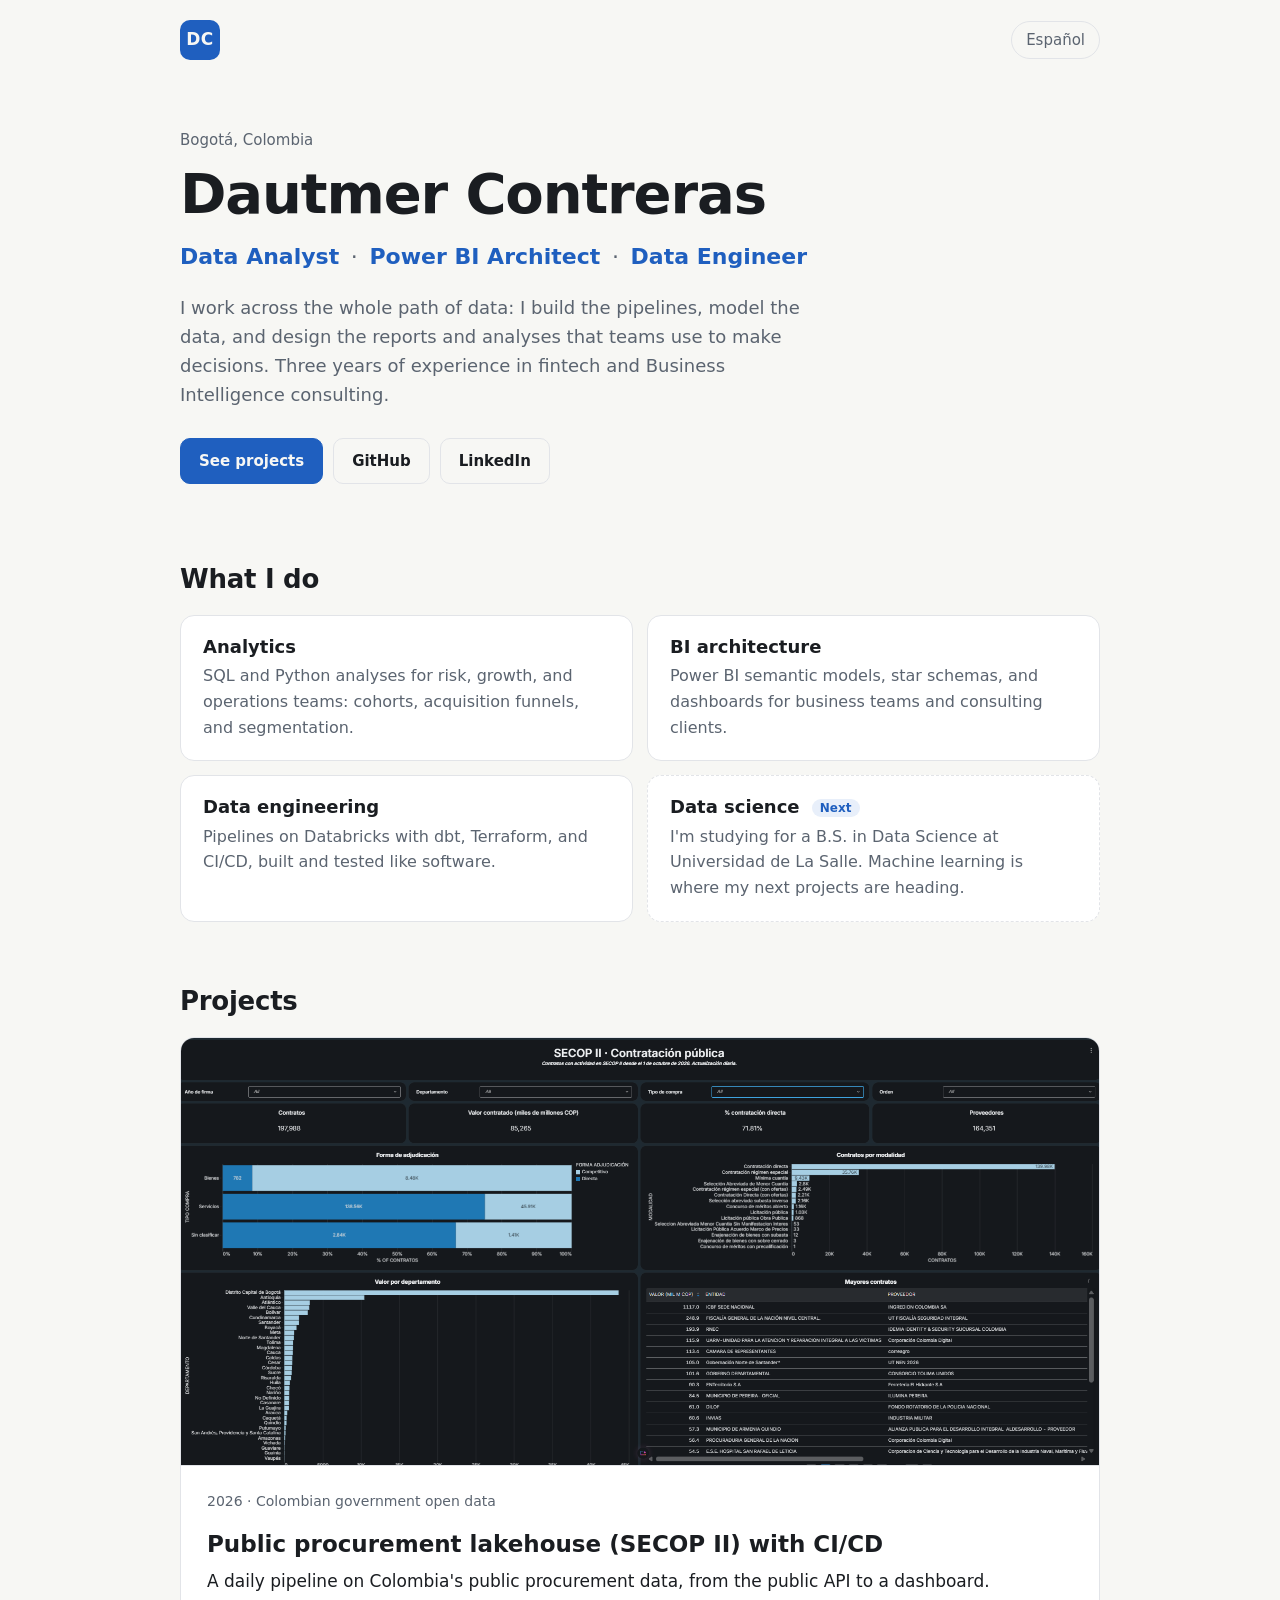
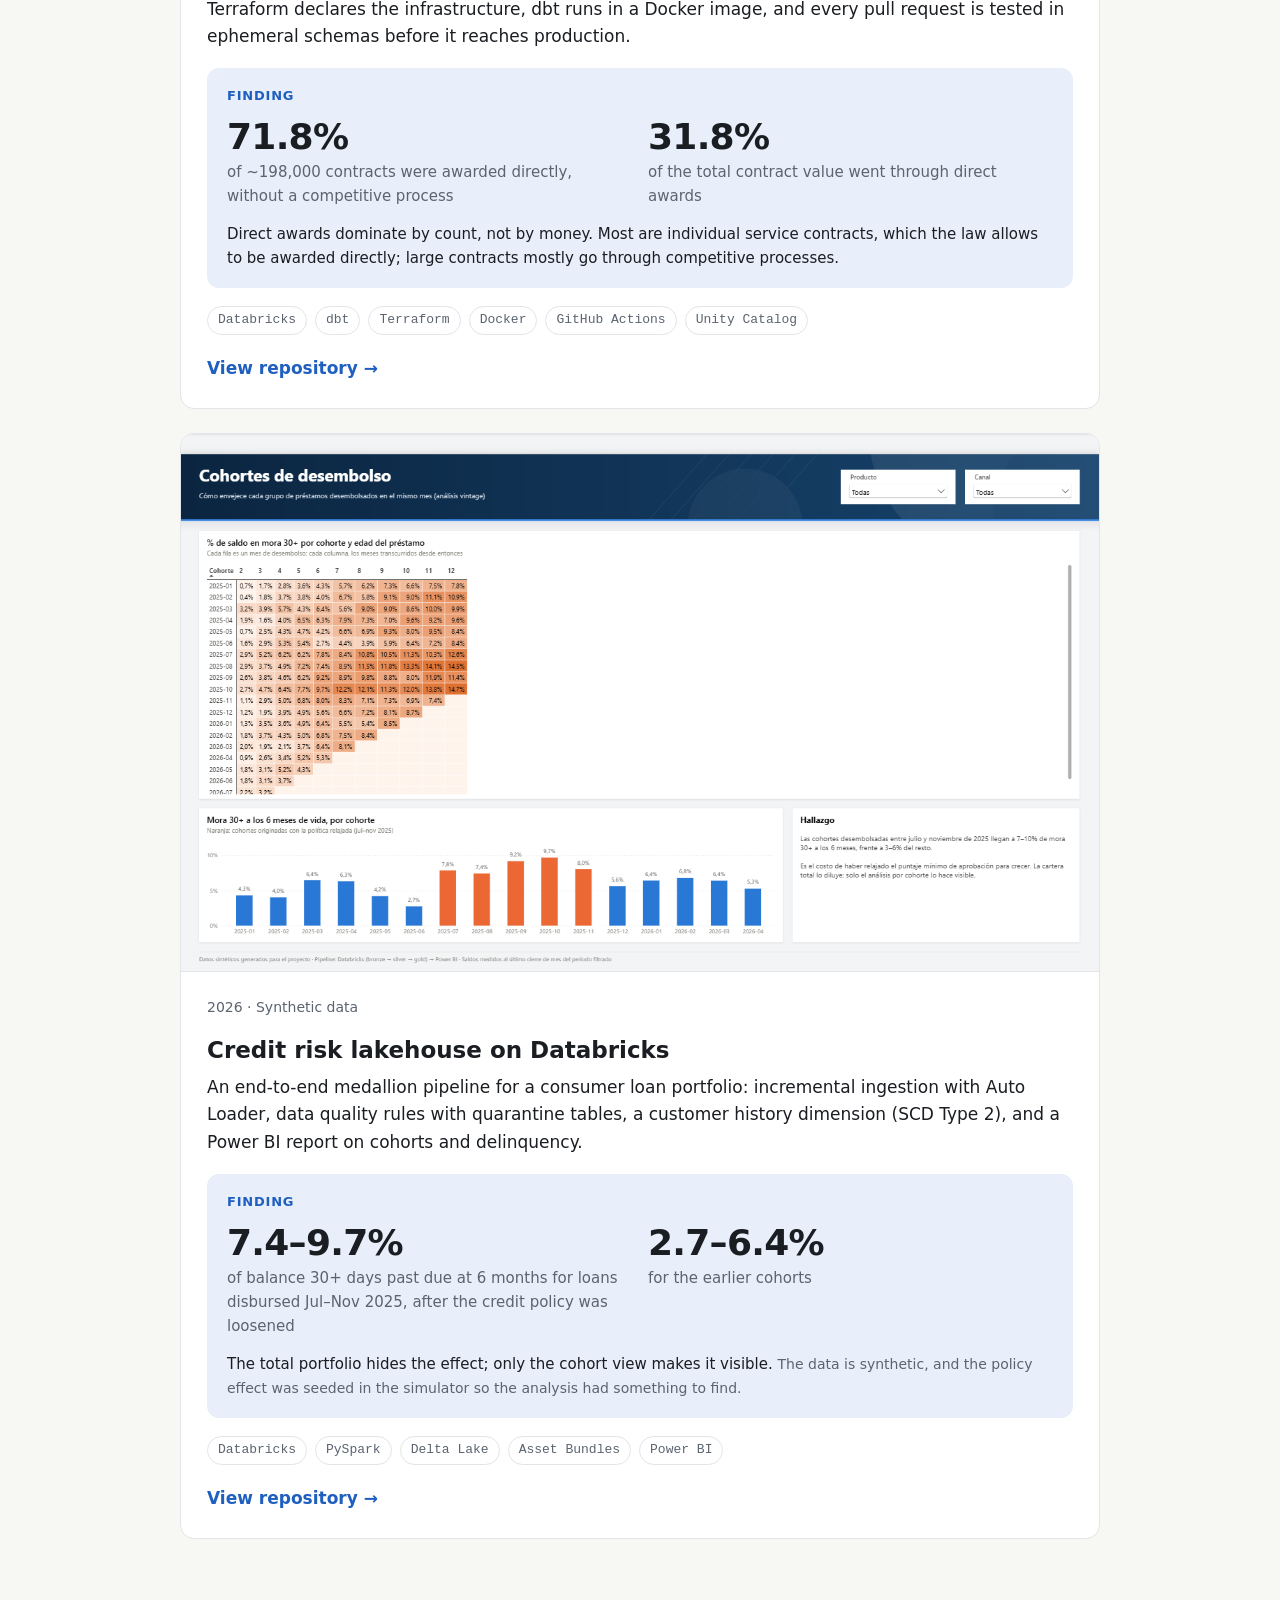
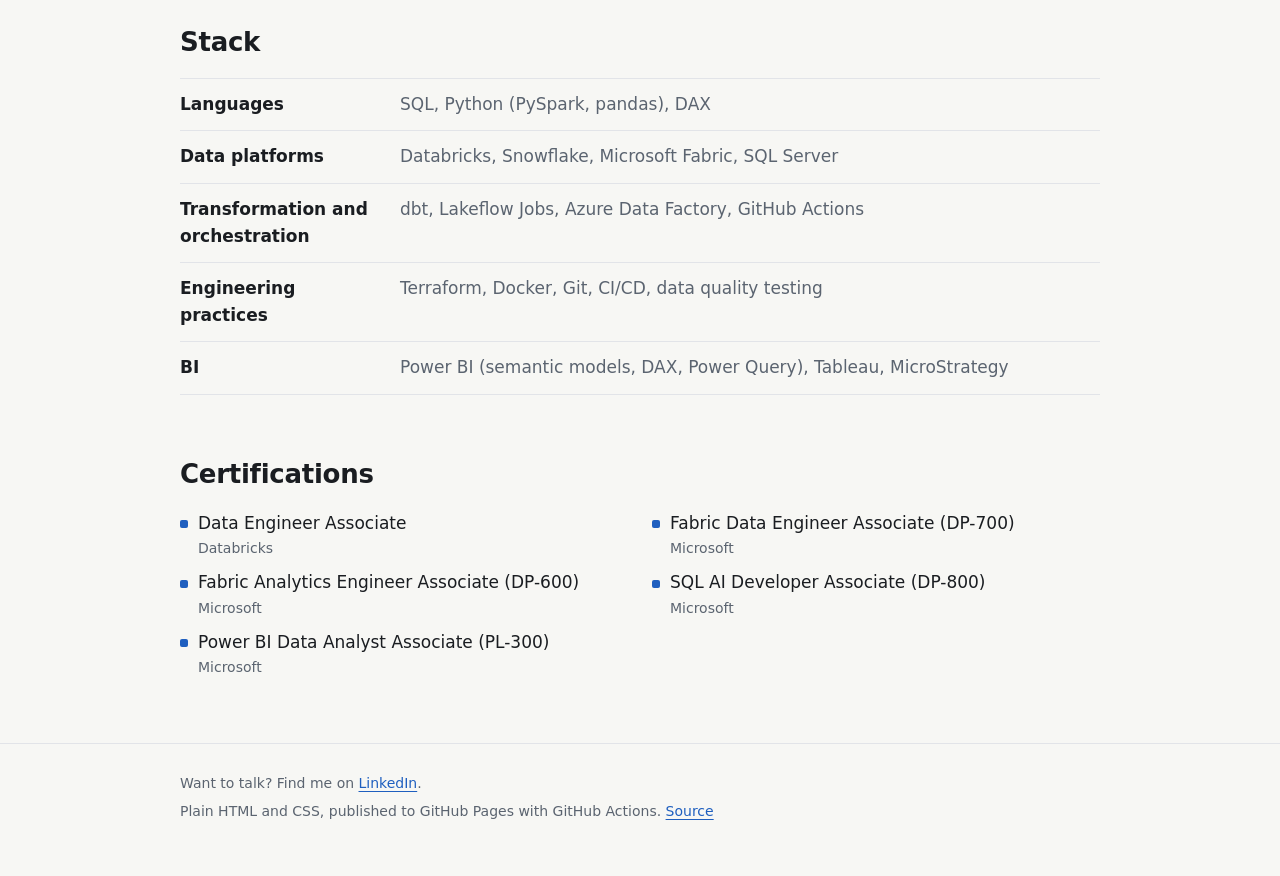
<file: site/index.html>
<!doctype html>
<html lang="en">
<head>
  <meta charset="utf-8">
  <meta name="viewport" content="width=device-width, initial-scale=1">
  <title>Dautmer Contreras · Data portfolio</title>
  <meta name="description" content="Data Analyst, Power BI Architect, and Data Engineer in Bogotá, Colombia. End-to-end data projects with Databricks, dbt, Terraform, and Power BI.">
  <meta name="color-scheme" content="light dark">
  <link rel="canonical" href="https://dautmerco.github.io/">
  <link rel="alternate" hreflang="en" href="https://dautmerco.github.io/">
  <link rel="alternate" hreflang="es" href="https://dautmerco.github.io/es/">
  <link rel="icon" href="assets/favicon.svg" type="image/svg+xml">
  <link rel="stylesheet" href="assets/styles.css">
  <meta property="og:type" content="website">
  <meta property="og:title" content="Dautmer Contreras · Data portfolio">
  <meta property="og:description" content="Data Analyst, Power BI Architect, and Data Engineer. End-to-end data projects with Databricks, dbt, Terraform, and Power BI.">
  <meta property="og:url" content="https://dautmerco.github.io/">
  <meta property="og:image" content="https://dautmerco.github.io/assets/img/secop-dashboard.png">
</head>
<body>
  <header class="hero wrap">
    <nav class="top" aria-label="Site">
      <span class="mark" aria-hidden="true">DC</span>
      <a class="lang" href="es/" hreflang="es" lang="es">Español</a>
    </nav>
    <p class="eyebrow">Bogotá, Colombia</p>
    <h1>Dautmer Contreras</h1>
    <p class="roles"><span class="role">Data Analyst</span> <span class="sep">·</span> <span class="role">Power BI Architect</span> <span class="sep">·</span> <span class="role">Data Engineer</span></p>
    <p class="lead">I work across the whole path of data: I build the pipelines, model the data, and design the reports and analyses that teams use to make decisions. Three years of experience in fintech and Business Intelligence consulting.</p>
    <p class="links">
      <a class="btn" href="#projects">See projects</a>
      <a class="btn ghost" href="https://github.com/DautmerCo">GitHub</a>
      <a class="btn ghost" href="https://www.linkedin.com/in/dautmer-contreras">LinkedIn</a>
    </p>
  </header>

  <main>
    <section class="wrap" id="what">
      <h2>What I do</h2>
      <ul class="grid4">
        <li>
          <h3>Analytics</h3>
          <p>SQL and Python analyses for risk, growth, and operations teams: cohorts, acquisition funnels, and segmentation.</p>
        </li>
        <li>
          <h3>BI architecture</h3>
          <p>Power BI semantic models, star schemas, and dashboards for business teams and consulting clients.</p>
        </li>
        <li>
          <h3>Data engineering</h3>
          <p>Pipelines on Databricks with dbt, Terraform, and CI/CD, built and tested like software.</p>
        </li>
        <li class="next">
          <h3>Data science <span class="badge">Next</span></h3>
          <p>I'm studying for a B.S. in Data Science at Universidad de La Salle. Machine learning is where my next projects are heading.</p>
        </li>
      </ul>
    </section>

    <section class="wrap" id="projects">
      <h2>Projects</h2>

      <article class="project">
        <a class="shot" href="assets/img/secop-dashboard.png">
          <img src="assets/img/secop-dashboard.png" width="1734" height="808" loading="lazy"
               alt="AI/BI dashboard of Colombian public contracts: totals, award method by purchase type, contracts by procurement modality, value by department, and the largest contracts.">
        </a>
        <div class="body">
          <p class="meta">2026 · Colombian government open data</p>
          <h3><a href="https://github.com/DautmerCo/lakehouse-secop-cicd">Public procurement lakehouse (SECOP II) with CI/CD</a></h3>
          <p>A daily pipeline on Colombia's public procurement data, from the public API to a dashboard. Terraform declares the infrastructure, dbt runs in a Docker image, and every pull request is tested in ephemeral schemas before it reaches production.</p>
          <div class="finding">
            <p class="finding-label">Finding</p>
            <div class="stats">
              <div><strong>71.8%</strong><span>of ~198,000 contracts were awarded directly, without a competitive process</span></div>
              <div><strong>31.8%</strong><span>of the total contract value went through direct awards</span></div>
            </div>
            <p>Direct awards dominate by count, not by money. Most are individual service contracts, which the law allows to be awarded directly; large contracts mostly go through competitive processes.</p>
          </div>
          <ul class="tags" aria-label="Tools">
            <li>Databricks</li><li>dbt</li><li>Terraform</li><li>Docker</li><li>GitHub Actions</li><li>Unity Catalog</li>
          </ul>
          <a class="more" href="https://github.com/DautmerCo/lakehouse-secop-cicd">View repository →</a>
        </div>
      </article>

      <article class="project">
        <a class="shot" href="assets/img/credit-risk-cohorts.png">
          <img src="assets/img/credit-risk-cohorts.png" width="1315" height="769" loading="lazy"
               alt="Power BI cohort report: share of balance 30+ days past due by disbursement month and loan age, with the July to November 2025 cohorts highlighted.">
        </a>
        <div class="body">
          <p class="meta">2026 · Synthetic data</p>
          <h3><a href="https://github.com/DautmerCo/lakehouse-riesgo-credito">Credit risk lakehouse on Databricks</a></h3>
          <p>An end-to-end medallion pipeline for a consumer loan portfolio: incremental ingestion with Auto Loader, data quality rules with quarantine tables, a customer history dimension (SCD Type 2), and a Power BI report on cohorts and delinquency.</p>
          <div class="finding">
            <p class="finding-label">Finding</p>
            <div class="stats">
              <div><strong>7.4–9.7%</strong><span>of balance 30+ days past due at 6 months for loans disbursed Jul–Nov 2025, after the credit policy was loosened</span></div>
              <div><strong>2.7–6.4%</strong><span>for the earlier cohorts</span></div>
            </div>
            <p>The total portfolio hides the effect; only the cohort view makes it visible. <span class="note">The data is synthetic, and the policy effect was seeded in the simulator so the analysis had something to find.</span></p>
          </div>
          <ul class="tags" aria-label="Tools">
            <li>Databricks</li><li>PySpark</li><li>Delta Lake</li><li>Asset Bundles</li><li>Power BI</li>
          </ul>
          <a class="more" href="https://github.com/DautmerCo/lakehouse-riesgo-credito">View repository →</a>
        </div>
      </article>
    </section>

    <section class="wrap" id="stack">
      <h2>Stack</h2>
      <dl class="stack">
        <dt>Languages</dt><dd>SQL, Python (PySpark, pandas), DAX</dd>
        <dt>Data platforms</dt><dd>Databricks, Snowflake, Microsoft Fabric, SQL Server</dd>
        <dt>Transformation and orchestration</dt><dd>dbt, Lakeflow Jobs, Azure Data Factory, GitHub Actions</dd>
        <dt>Engineering practices</dt><dd>Terraform, Docker, Git, CI/CD, data quality testing</dd>
        <dt>BI</dt><dd>Power BI (semantic models, DAX, Power Query), Tableau, MicroStrategy</dd>
      </dl>
    </section>

    <section class="wrap" id="certifications">
      <h2>Certifications</h2>
      <ul class="certs">
        <li>Data Engineer Associate<small>Databricks</small></li>
        <li>Fabric Data Engineer Associate (DP-700)<small>Microsoft</small></li>
        <li>Fabric Analytics Engineer Associate (DP-600)<small>Microsoft</small></li>
        <li>SQL AI Developer Associate (DP-800)<small>Microsoft</small></li>
        <li>Power BI Data Analyst Associate (PL-300)<small>Microsoft</small></li>
      </ul>
    </section>
  </main>

  <footer>
    <div class="wrap">
      <p>Want to talk? Find me on <a href="https://www.linkedin.com/in/dautmer-contreras">LinkedIn</a>.</p>
      <p>Plain HTML and CSS, published to GitHub Pages with GitHub Actions. <a href="https://github.com/DautmerCo/dautmerco.github.io">Source</a></p>
    </div>
  </footer>
</body>
</html>
</file>
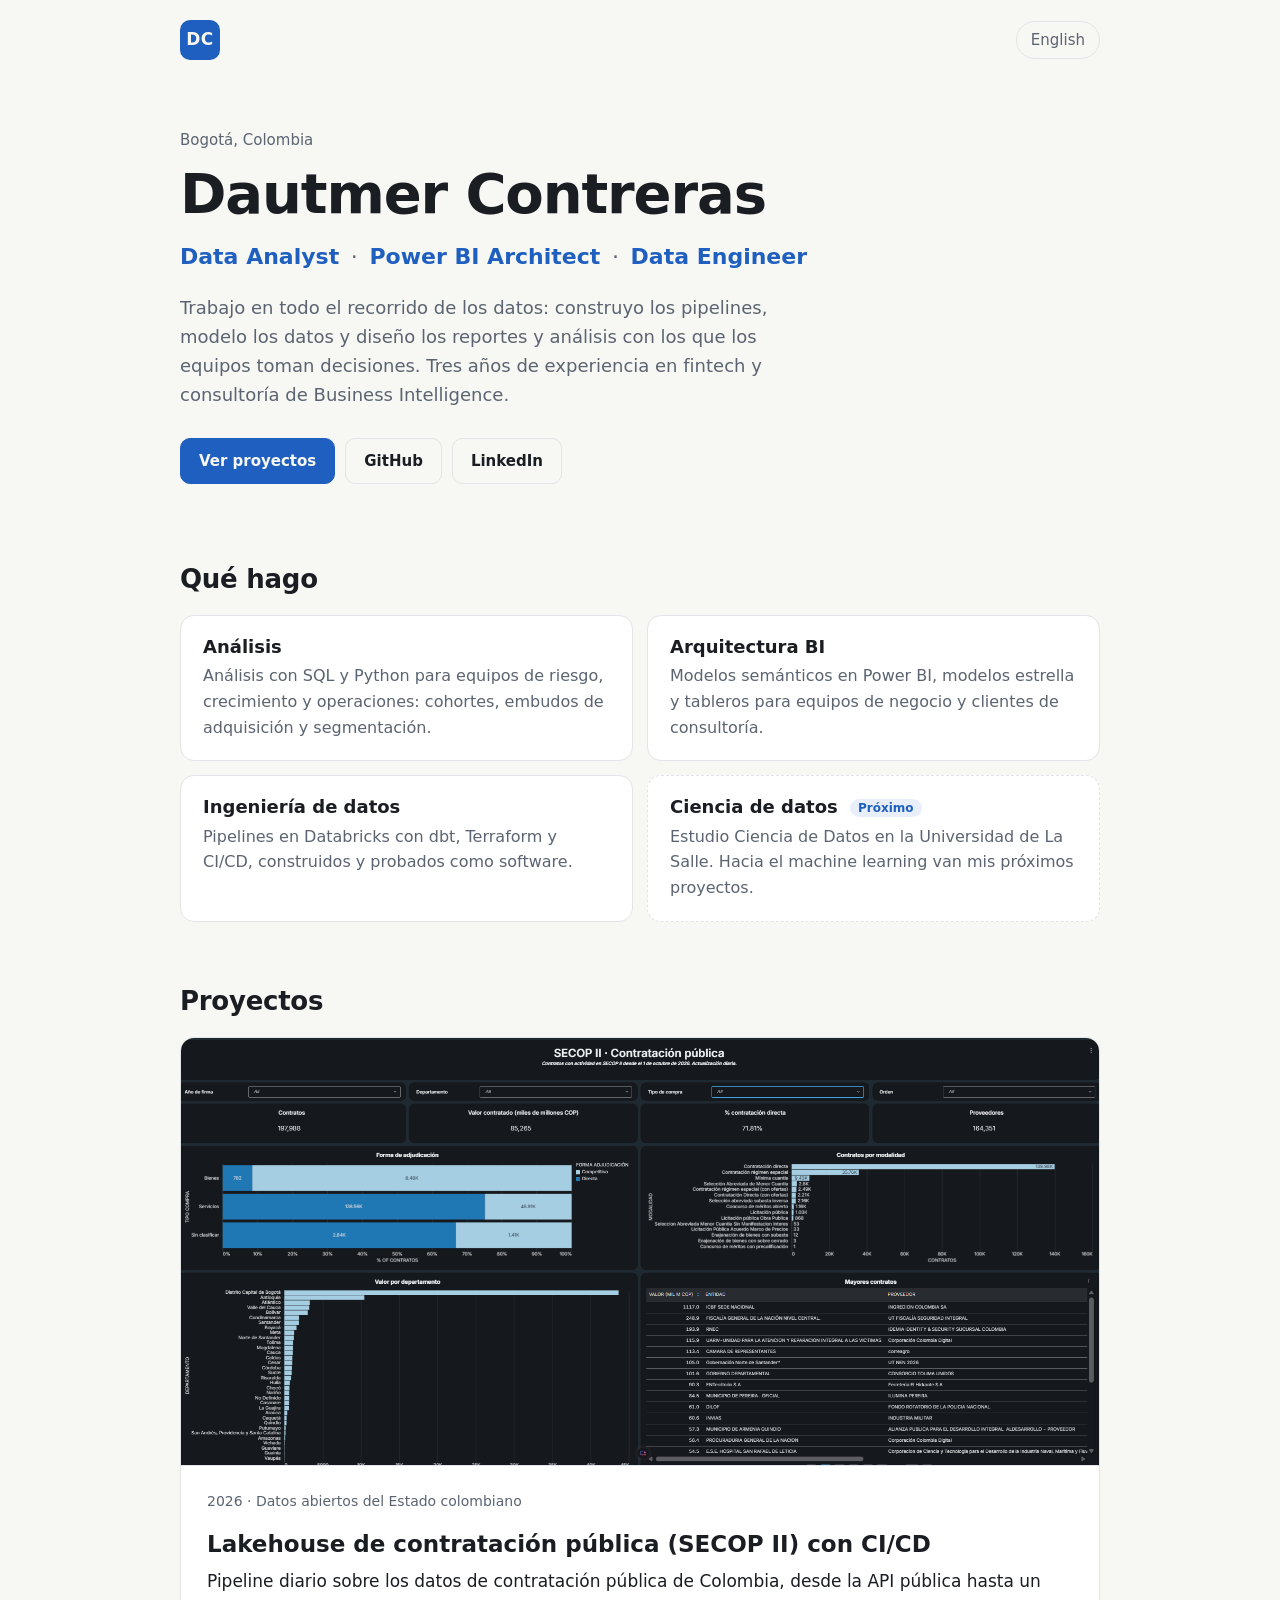
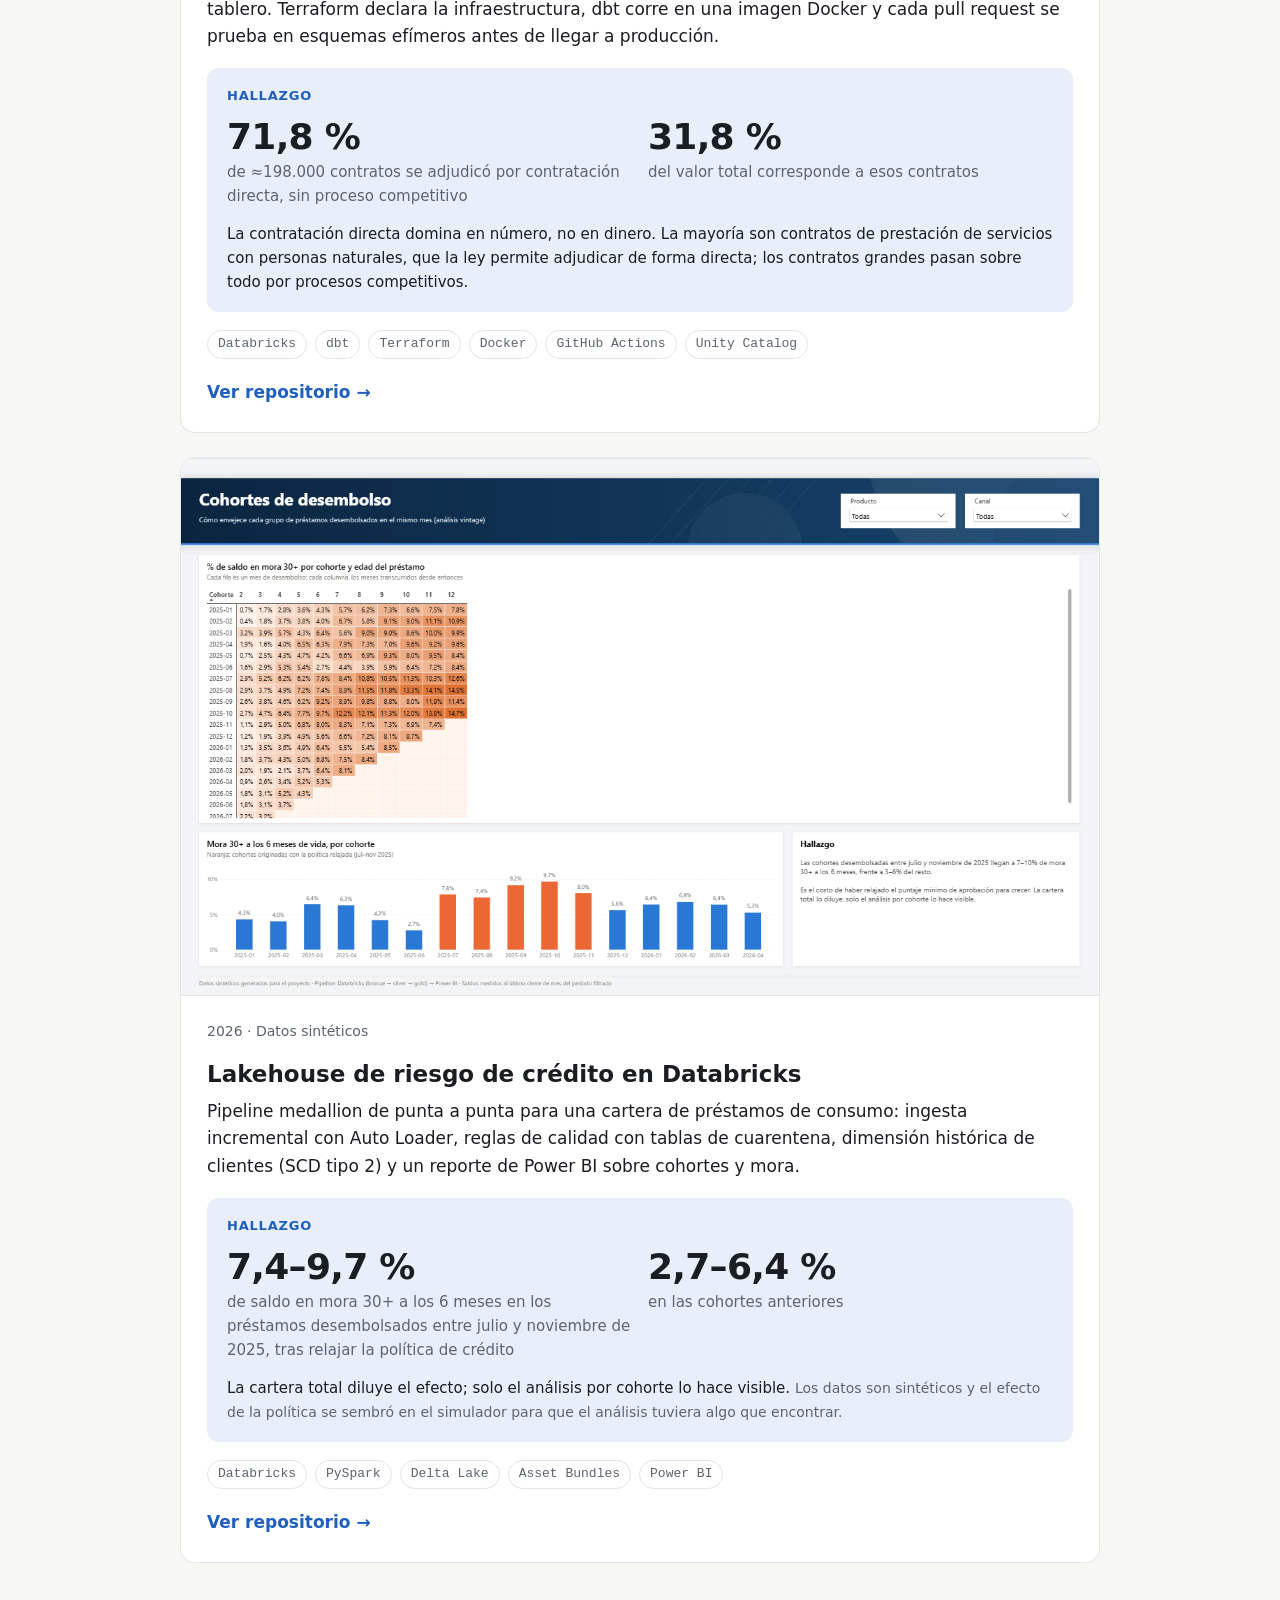
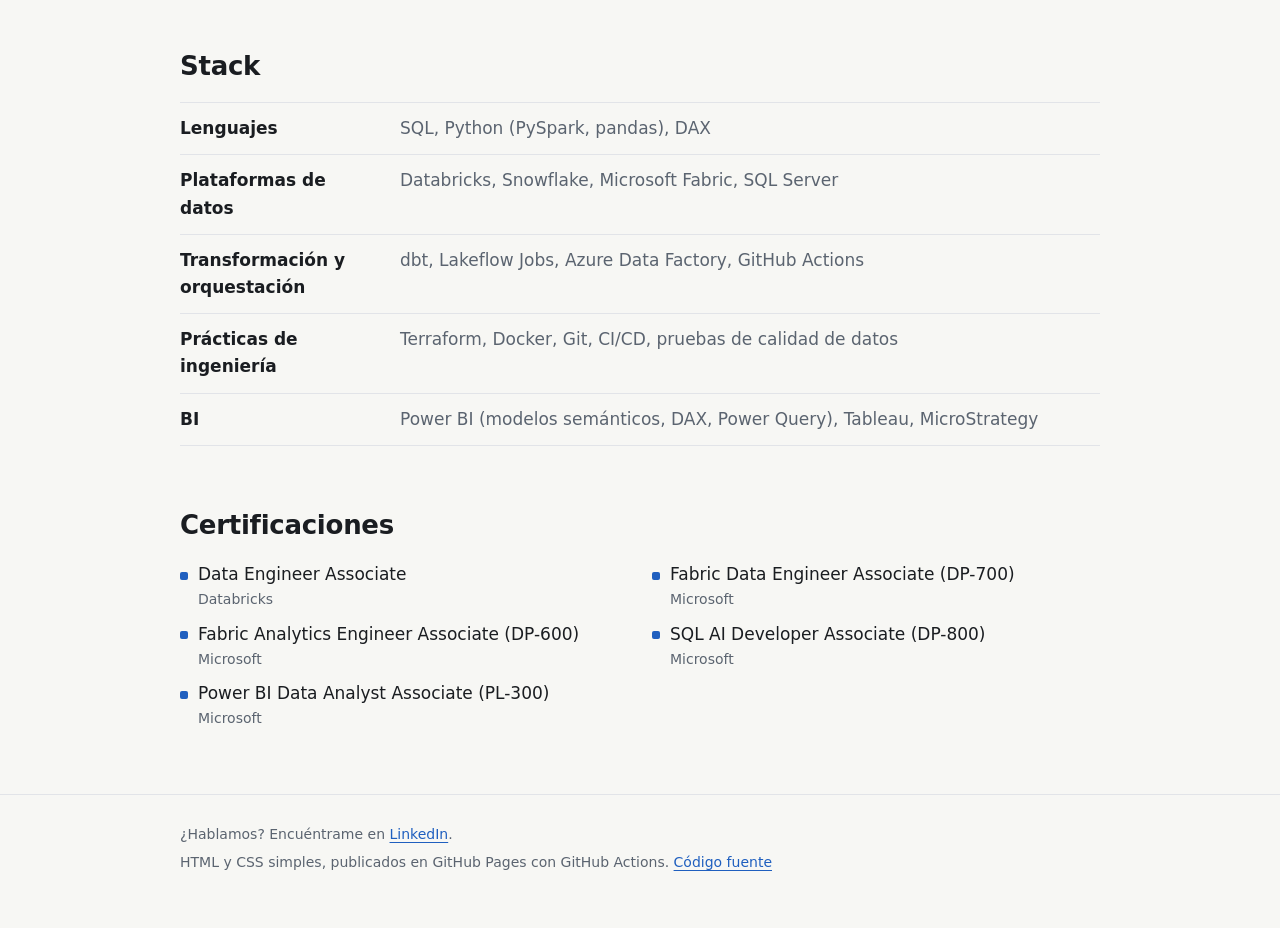
<file: site/es/index.html>
<!doctype html>
<html lang="es">
<head>
  <meta charset="utf-8">
  <meta name="viewport" content="width=device-width, initial-scale=1">
  <title>Dautmer Contreras · Portafolio de datos</title>
  <meta name="description" content="Data Analyst, Power BI Architect y Data Engineer en Bogotá, Colombia. Proyectos de datos de punta a punta con Databricks, dbt, Terraform y Power BI.">
  <meta name="color-scheme" content="light dark">
  <link rel="canonical" href="https://dautmerco.github.io/es/">
  <link rel="alternate" hreflang="en" href="https://dautmerco.github.io/">
  <link rel="alternate" hreflang="es" href="https://dautmerco.github.io/es/">
  <link rel="icon" href="../assets/favicon.svg" type="image/svg+xml">
  <link rel="stylesheet" href="../assets/styles.css">
  <meta property="og:type" content="website">
  <meta property="og:title" content="Dautmer Contreras · Portafolio de datos">
  <meta property="og:description" content="Data Analyst, Power BI Architect y Data Engineer. Proyectos de datos de punta a punta con Databricks, dbt, Terraform y Power BI.">
  <meta property="og:url" content="https://dautmerco.github.io/es/">
  <meta property="og:image" content="https://dautmerco.github.io/assets/img/secop-dashboard.png">
</head>
<body>
  <header class="hero wrap">
    <nav class="top" aria-label="Sitio">
      <span class="mark" aria-hidden="true">DC</span>
      <a class="lang" href="../" hreflang="en" lang="en">English</a>
    </nav>
    <p class="eyebrow">Bogotá, Colombia</p>
    <h1>Dautmer Contreras</h1>
    <p class="roles"><span class="role">Data Analyst</span> <span class="sep">·</span> <span class="role">Power BI Architect</span> <span class="sep">·</span> <span class="role">Data Engineer</span></p>
    <p class="lead">Trabajo en todo el recorrido de los datos: construyo los pipelines, modelo los datos y diseño los reportes y análisis con los que los equipos toman decisiones. Tres años de experiencia en fintech y consultoría de Business Intelligence.</p>
    <p class="links">
      <a class="btn" href="#proyectos">Ver proyectos</a>
      <a class="btn ghost" href="https://github.com/DautmerCo">GitHub</a>
      <a class="btn ghost" href="https://www.linkedin.com/in/dautmer-contreras">LinkedIn</a>
    </p>
  </header>

  <main>
    <section class="wrap" id="que-hago">
      <h2>Qué hago</h2>
      <ul class="grid4">
        <li>
          <h3>Análisis</h3>
          <p>Análisis con SQL y Python para equipos de riesgo, crecimiento y operaciones: cohortes, embudos de adquisición y segmentación.</p>
        </li>
        <li>
          <h3>Arquitectura BI</h3>
          <p>Modelos semánticos en Power BI, modelos estrella y tableros para equipos de negocio y clientes de consultoría.</p>
        </li>
        <li>
          <h3>Ingeniería de datos</h3>
          <p>Pipelines en Databricks con dbt, Terraform y CI/CD, construidos y probados como software.</p>
        </li>
        <li class="next">
          <h3>Ciencia de datos <span class="badge">Próximo</span></h3>
          <p>Estudio Ciencia de Datos en la Universidad de La Salle. Hacia el machine learning van mis próximos proyectos.</p>
        </li>
      </ul>
    </section>

    <section class="wrap" id="proyectos">
      <h2>Proyectos</h2>

      <article class="project">
        <a class="shot" href="../assets/img/secop-dashboard.png">
          <img src="../assets/img/secop-dashboard.png" width="1734" height="808" loading="lazy"
               alt="Tablero AI/BI de contratos públicos de Colombia: totales, forma de adjudicación por tipo de compra, contratos por modalidad, valor por departamento y los mayores contratos.">
        </a>
        <div class="body">
          <p class="meta">2026 · Datos abiertos del Estado colombiano</p>
          <h3><a href="https://github.com/DautmerCo/lakehouse-secop-cicd">Lakehouse de contratación pública (SECOP II) con CI/CD</a></h3>
          <p>Pipeline diario sobre los datos de contratación pública de Colombia, desde la API pública hasta un tablero. Terraform declara la infraestructura, dbt corre en una imagen Docker y cada pull request se prueba en esquemas efímeros antes de llegar a producción.</p>
          <div class="finding">
            <p class="finding-label">Hallazgo</p>
            <div class="stats">
              <div><strong>71,8 %</strong><span>de ≈198.000 contratos se adjudicó por contratación directa, sin proceso competitivo</span></div>
              <div><strong>31,8 %</strong><span>del valor total corresponde a esos contratos</span></div>
            </div>
            <p>La contratación directa domina en número, no en dinero. La mayoría son contratos de prestación de servicios con personas naturales, que la ley permite adjudicar de forma directa; los contratos grandes pasan sobre todo por procesos competitivos.</p>
          </div>
          <ul class="tags" aria-label="Herramientas">
            <li>Databricks</li><li>dbt</li><li>Terraform</li><li>Docker</li><li>GitHub Actions</li><li>Unity Catalog</li>
          </ul>
          <a class="more" href="https://github.com/DautmerCo/lakehouse-secop-cicd">Ver repositorio →</a>
        </div>
      </article>

      <article class="project">
        <a class="shot" href="../assets/img/credit-risk-cohorts.png">
          <img src="../assets/img/credit-risk-cohorts.png" width="1315" height="769" loading="lazy"
               alt="Reporte de cohortes en Power BI: porcentaje de saldo en mora 30+ por mes de desembolso y edad del préstamo, con las cohortes de julio a noviembre de 2025 resaltadas.">
        </a>
        <div class="body">
          <p class="meta">2026 · Datos sintéticos</p>
          <h3><a href="https://github.com/DautmerCo/lakehouse-riesgo-credito">Lakehouse de riesgo de crédito en Databricks</a></h3>
          <p>Pipeline medallion de punta a punta para una cartera de préstamos de consumo: ingesta incremental con Auto Loader, reglas de calidad con tablas de cuarentena, dimensión histórica de clientes (SCD tipo 2) y un reporte de Power BI sobre cohortes y mora.</p>
          <div class="finding">
            <p class="finding-label">Hallazgo</p>
            <div class="stats">
              <div><strong>7,4–9,7 %</strong><span>de saldo en mora 30+ a los 6 meses en los préstamos desembolsados entre julio y noviembre de 2025, tras relajar la política de crédito</span></div>
              <div><strong>2,7–6,4 %</strong><span>en las cohortes anteriores</span></div>
            </div>
            <p>La cartera total diluye el efecto; solo el análisis por cohorte lo hace visible. <span class="note">Los datos son sintéticos y el efecto de la política se sembró en el simulador para que el análisis tuviera algo que encontrar.</span></p>
          </div>
          <ul class="tags" aria-label="Herramientas">
            <li>Databricks</li><li>PySpark</li><li>Delta Lake</li><li>Asset Bundles</li><li>Power BI</li>
          </ul>
          <a class="more" href="https://github.com/DautmerCo/lakehouse-riesgo-credito">Ver repositorio →</a>
        </div>
      </article>
    </section>

    <section class="wrap" id="stack">
      <h2>Stack</h2>
      <dl class="stack">
        <dt>Lenguajes</dt><dd>SQL, Python (PySpark, pandas), DAX</dd>
        <dt>Plataformas de datos</dt><dd>Databricks, Snowflake, Microsoft Fabric, SQL Server</dd>
        <dt>Transformación y orquestación</dt><dd>dbt, Lakeflow Jobs, Azure Data Factory, GitHub Actions</dd>
        <dt>Prácticas de ingeniería</dt><dd>Terraform, Docker, Git, CI/CD, pruebas de calidad de datos</dd>
        <dt>BI</dt><dd>Power BI (modelos semánticos, DAX, Power Query), Tableau, MicroStrategy</dd>
      </dl>
    </section>

    <section class="wrap" id="certificaciones">
      <h2>Certificaciones</h2>
      <ul class="certs">
        <li>Data Engineer Associate<small>Databricks</small></li>
        <li>Fabric Data Engineer Associate (DP-700)<small>Microsoft</small></li>
        <li>Fabric Analytics Engineer Associate (DP-600)<small>Microsoft</small></li>
        <li>SQL AI Developer Associate (DP-800)<small>Microsoft</small></li>
        <li>Power BI Data Analyst Associate (PL-300)<small>Microsoft</small></li>
      </ul>
    </section>
  </main>

  <footer>
    <div class="wrap">
      <p>¿Hablamos? Encuéntrame en <a href="https://www.linkedin.com/in/dautmer-contreras">LinkedIn</a>.</p>
      <p>HTML y CSS simples, publicados en GitHub Pages con GitHub Actions. <a href="https://github.com/DautmerCo/dautmerco.github.io">Código fuente</a></p>
    </div>
  </footer>
</body>
</html>
</file>
<file: site/assets/styles.css>
:root {
  --bg: #f7f7f4;
  --surface: #ffffff;
  --text: #1a1d21;
  --muted: #5b6470;
  --line: #e2e4e8;
  --accent: #1f5fbf;
  --accent-soft: #e8effa;
  --radius: 14px;
  --sans: ui-sans-serif, system-ui, -apple-system, "Segoe UI", Roboto, "Helvetica Neue", Arial, sans-serif;
  --mono: ui-monospace, "Cascadia Code", "SF Mono", Menlo, Consolas, monospace;
  color-scheme: light dark;
}

@media (prefers-color-scheme: dark) {
  :root {
    --bg: #0f1216;
    --surface: #171b21;
    --text: #e8eaed;
    --muted: #9aa3ae;
    --line: #2a3039;
    --accent: #7fb0ff;
    --accent-soft: #1a2740;
  }
}

*,
*::before,
*::after {
  box-sizing: border-box;
}

html {
  scroll-behavior: smooth;
}

body {
  margin: 0;
  background: var(--bg);
  color: var(--text);
  font-family: var(--sans);
  font-size: 17px;
  line-height: 1.6;
  -webkit-font-smoothing: antialiased;
}

a {
  color: var(--accent);
  text-underline-offset: 3px;
}

h1,
h2,
h3 {
  line-height: 1.2;
  text-wrap: balance;
}

.wrap {
  max-width: 960px;
  margin: 0 auto;
  padding: 0 20px;
}

/* Header */

.top {
  display: flex;
  justify-content: space-between;
  align-items: center;
  padding: 20px 0;
}

.mark {
  display: inline-grid;
  place-items: center;
  width: 40px;
  height: 40px;
  border-radius: 10px;
  background: var(--accent);
  color: var(--bg);
  font-weight: 700;
  letter-spacing: 0.02em;
}

.lang {
  font-size: 15px;
  color: var(--muted);
  text-decoration: none;
  border: 1px solid var(--line);
  padding: 6px 14px;
  border-radius: 999px;
}

.lang:hover {
  color: var(--text);
  border-color: var(--muted);
}

.hero {
  padding-bottom: 56px;
}

.eyebrow {
  margin: 48px 0 8px;
  color: var(--muted);
  font-size: 15px;
}

.hero h1 {
  margin: 0;
  font-size: clamp(36px, 6vw, 56px);
  letter-spacing: -0.02em;
}

.roles {
  margin: 12px 0 0;
  font-size: clamp(18px, 2.4vw, 22px);
  font-weight: 600;
  color: var(--accent);
}

.roles .role {
  white-space: nowrap;
}

.roles .sep {
  color: var(--muted);
  font-weight: 400;
  padding: 0 4px;
}

.lead {
  max-width: 640px;
  margin: 20px 0 0;
  color: var(--muted);
  font-size: 18px;
}

.links {
  display: flex;
  flex-wrap: wrap;
  gap: 10px;
  margin: 28px 0 0;
}

.btn {
  display: inline-block;
  padding: 10px 18px;
  border-radius: 10px;
  background: var(--accent);
  color: var(--bg);
  font-weight: 600;
  font-size: 15px;
  text-decoration: none;
  border: 1px solid var(--accent);
}

.btn.ghost {
  background: transparent;
  color: var(--text);
  border-color: var(--line);
}

.btn:hover {
  filter: brightness(1.08);
}

.btn.ghost:hover {
  border-color: var(--muted);
}

/* Sections */

section.wrap {
  padding-top: 24px;
  padding-bottom: 40px;
}

section > h2 {
  margin: 0 0 20px;
  font-size: 26px;
  letter-spacing: -0.01em;
}

.grid4 {
  list-style: none;
  margin: 0;
  padding: 0;
  display: grid;
  grid-template-columns: repeat(2, minmax(0, 1fr));
  gap: 14px;
}

.grid4 li {
  background: var(--surface);
  border: 1px solid var(--line);
  border-radius: var(--radius);
  padding: 20px 22px;
}

.grid4 h3 {
  margin: 0 0 6px;
  font-size: 18px;
}

.grid4 p {
  margin: 0;
  color: var(--muted);
  font-size: 16px;
}

.grid4 li.next {
  border-style: dashed;
}

.badge {
  display: inline-block;
  margin-left: 6px;
  padding: 2px 8px;
  border-radius: 999px;
  background: var(--accent-soft);
  color: var(--accent);
  font-size: 12px;
  font-weight: 600;
  vertical-align: middle;
}

/* Projects */

.project {
  background: var(--surface);
  border: 1px solid var(--line);
  border-radius: var(--radius);
  overflow: hidden;
  margin-bottom: 24px;
}

.shot {
  display: block;
  border-bottom: 1px solid var(--line);
  background: var(--bg);
}

.shot img {
  display: block;
  width: 100%;
  height: auto;
}

.project .body {
  padding: 24px 26px 26px;
}

.meta {
  margin: 0;
  color: var(--muted);
  font-size: 14px;
}

.project h3 {
  margin: 4px 0 10px;
  font-size: 23px;
}

.project h3 a {
  color: var(--text);
  text-decoration: none;
}

.project h3 a:hover {
  color: var(--accent);
}

.project .body > p {
  margin: 0 0 18px;
}

.finding {
  background: var(--accent-soft);
  border-radius: 12px;
  padding: 18px 20px;
  margin-bottom: 18px;
}

.finding-label {
  margin: 0 0 10px;
  font-size: 13px;
  font-weight: 700;
  letter-spacing: 0.06em;
  text-transform: uppercase;
  color: var(--accent);
}

.stats {
  display: grid;
  grid-template-columns: repeat(2, minmax(0, 1fr));
  gap: 16px;
}

.stats strong {
  display: block;
  font-size: clamp(28px, 4vw, 36px);
  line-height: 1.1;
  letter-spacing: -0.02em;
  font-variant-numeric: tabular-nums;
}

.stats span {
  display: block;
  margin-top: 4px;
  font-size: 15px;
  color: var(--muted);
}

.finding > p:last-child {
  margin: 14px 0 0;
  font-size: 15px;
}

.note {
  font-size: 14px;
  color: var(--muted);
}

.tags {
  list-style: none;
  display: flex;
  flex-wrap: wrap;
  gap: 8px;
  margin: 0 0 20px;
  padding: 0;
}

.tags li {
  font-family: var(--mono);
  font-size: 13px;
  padding: 3px 10px;
  border: 1px solid var(--line);
  border-radius: 999px;
  color: var(--muted);
}

.more {
  font-weight: 600;
  text-decoration: none;
}

.more:hover {
  text-decoration: underline;
}

/* Stack and certifications */

.stack {
  margin: 0;
  display: grid;
  grid-template-columns: 220px 1fr;
  border-top: 1px solid var(--line);
}

.stack dt,
.stack dd {
  margin: 0;
  padding: 12px 0;
  border-bottom: 1px solid var(--line);
}

.stack dt {
  font-weight: 600;
  padding-right: 16px;
}

.stack dd {
  color: var(--muted);
}

.certs {
  margin: 0;
  padding: 0;
  list-style: none;
  display: grid;
  grid-template-columns: repeat(2, minmax(0, 1fr));
  gap: 10px 24px;
}

.certs li {
  padding-left: 18px;
  position: relative;
}

.certs li::before {
  content: "";
  position: absolute;
  left: 0;
  top: 0.62em;
  width: 8px;
  height: 8px;
  border-radius: 2px;
  background: var(--accent);
}

.certs small {
  display: block;
  color: var(--muted);
  font-size: 14px;
}

/* Footer */

footer {
  border-top: 1px solid var(--line);
  margin-top: 24px;
  padding: 28px 0 48px;
  color: var(--muted);
  font-size: 14px;
}

footer p {
  margin: 0 0 6px;
}

/* Small screens */

@media (max-width: 640px) {
  body {
    font-size: 16px;
  }

  .wrap {
    padding: 0 16px;
  }

  .eyebrow {
    margin-top: 28px;
  }

  .grid4,
  .certs,
  .stats {
    grid-template-columns: 1fr;
  }

  .stack {
    grid-template-columns: 1fr;
  }

  .stack dt {
    padding-bottom: 0;
    border-bottom: 0;
  }

  .stack dd {
    padding-top: 2px;
  }

  .project .body {
    padding: 20px 18px 22px;
  }
}
</file>
